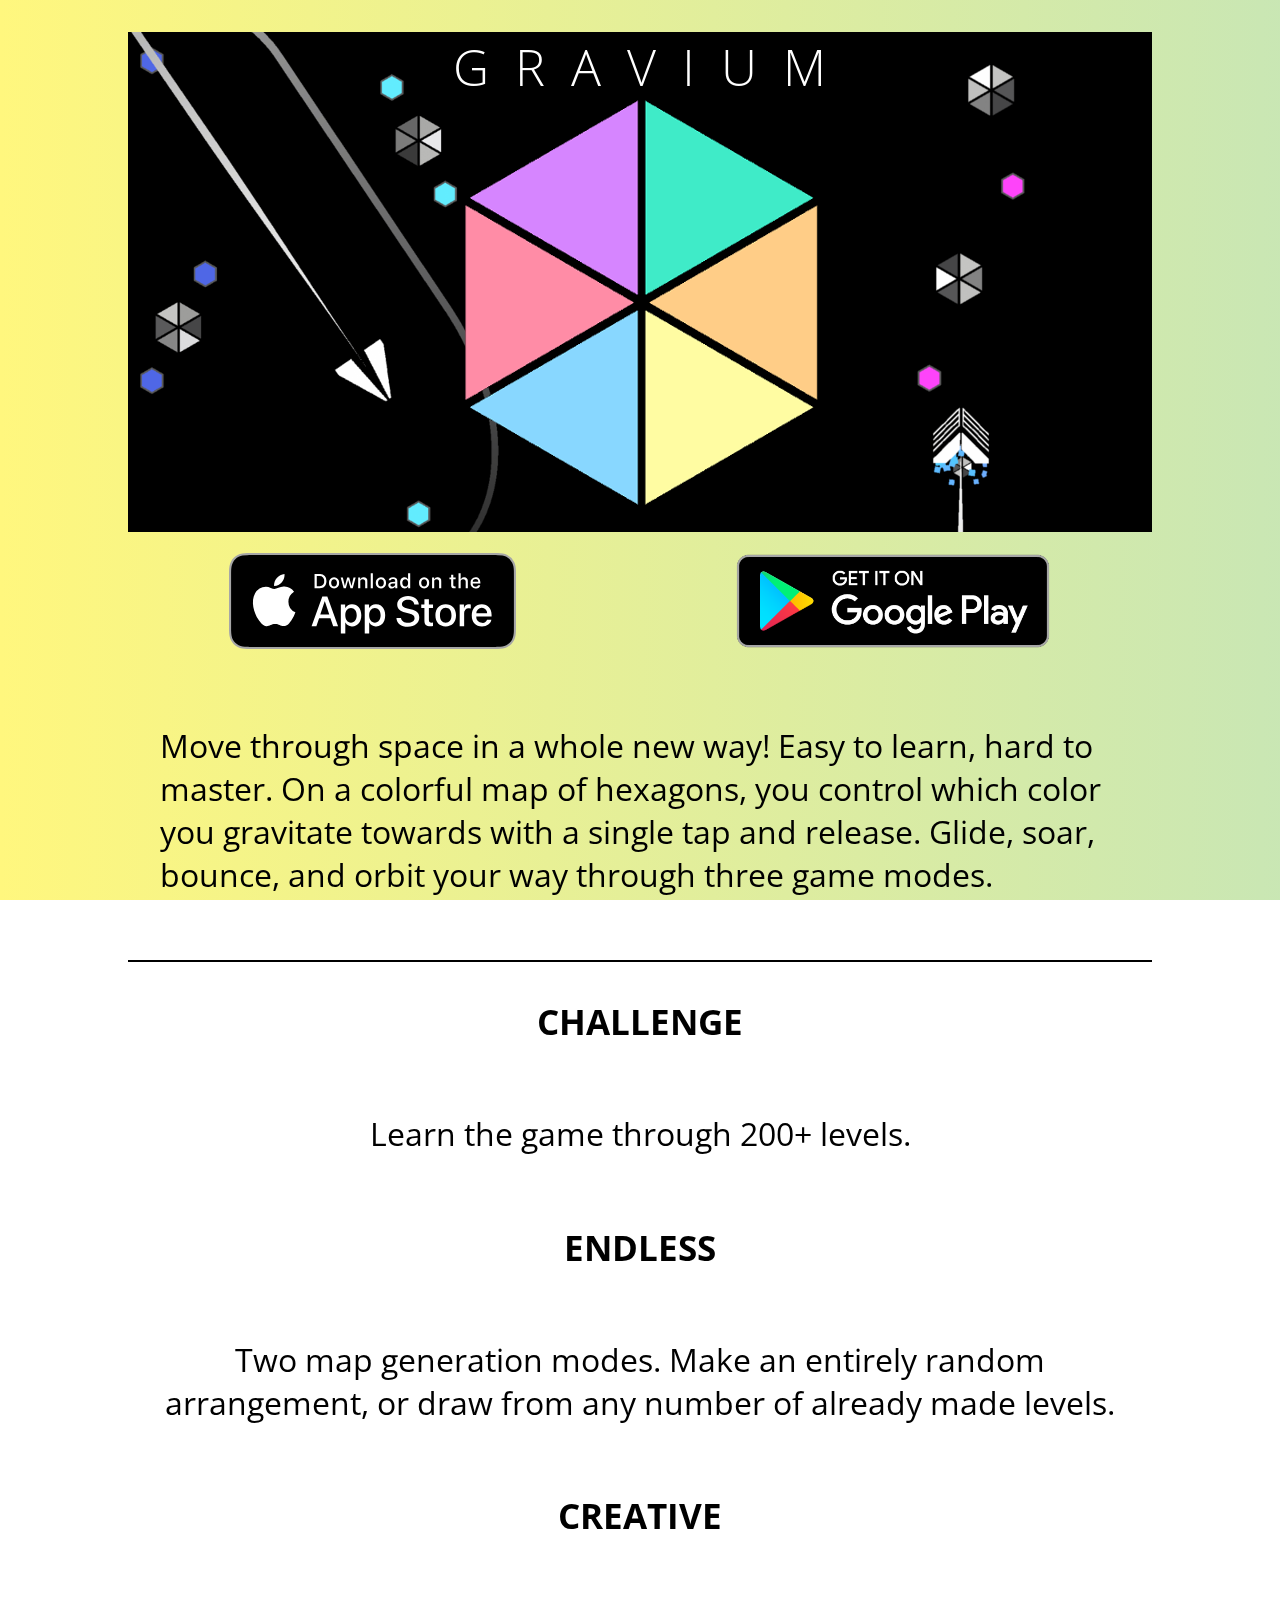
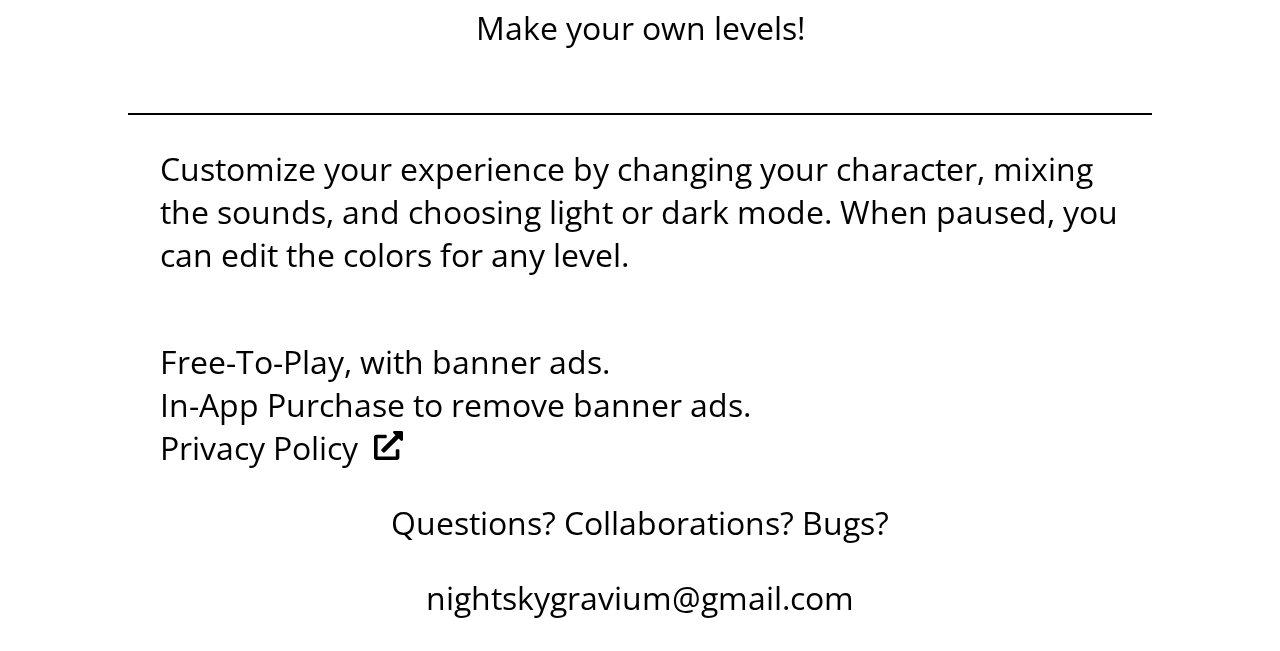
<file: index.html>
<html lang="en">
<head>
  <meta charset="utf-8">

  <title>Gravium</title>
  <meta name="" content="">
  <meta name="" content="">
  <link rel='icon' href='img/favicon-96x96.png' type='image/x-icon'/ >
  <link rel="stylesheet" href="styles.css">
  <link href="https://fonts.googleapis.com/css2?family=Open+Sans:wght@300&display=swap" rel="stylesheet">
</head>

<body>
	<div id="background"></div>

  <div id="scrollbarContainer">
      <div id="scrollbar"></div>
  </div>
	 <div id="main">
		<div id="feature"><img src="img/GraviumFeatureGraphic.png"></div>
	<div class="content">
		<div id="badges">
			<a target=”_blank” href="https://apps.apple.com/us/app/id1510169321"><img id="apple-badge" src="img/Download_on_the_App_Store_Badge_US-UK_RGB_blk_092917.svg"></a>
			<a target=”_blank” href="https://play.google.com/store/apps/details?id=com.NightSky.Attract"><img id="google-badge" src="img/google-play-badge.png"></a>
		</div>
		<p class="body-text">Move through space in a whole new way! Easy to learn, hard to master.
		On a colorful map of hexagons, you control which color you gravitate towards with a single tap and release. Glide, soar, bounce, and orbit your way through three game modes.</p>

		<hr>

		<h6>CHALLENGE</h6>
		<p class="body-text centered">Learn the game through 200+ levels.</p>

		<h6>ENDLESS</h6>
		<p class="body-text centered">Two map generation modes. Make an entirely random arrangement, or draw from any number of already made levels.</p>

		<h6>CREATIVE</h6>
		<p class="body-text centered">Make your own levels!</p>

		<hr>

		<p class="body-text">Customize your experience by changing your character, mixing the sounds, and choosing light or dark mode. When paused, you can edit the colors for any level.</p>

		<ul class="body-text">
		  <li>Free-To-Play, with banner ads.</li>
		  <li>In-App Purchase to remove banner ads.</li>
		  <li><a target="_blank" href="https://nightskygravium.github.io/privacypolicy.html">Privacy Policy<img class="external-link-icon" src="img/external-link-alt-solid.svg"></img></a></li>
		</ul>

		<p class="footer">Questions? Collaborations? Bugs? </p>
		<p class="footer">nightskygravium@gmail.com</p>

		<p class="footer"></p>
</body>
<script type="text/javascript" src="scrollbar.js"></script>
</html>
</file>
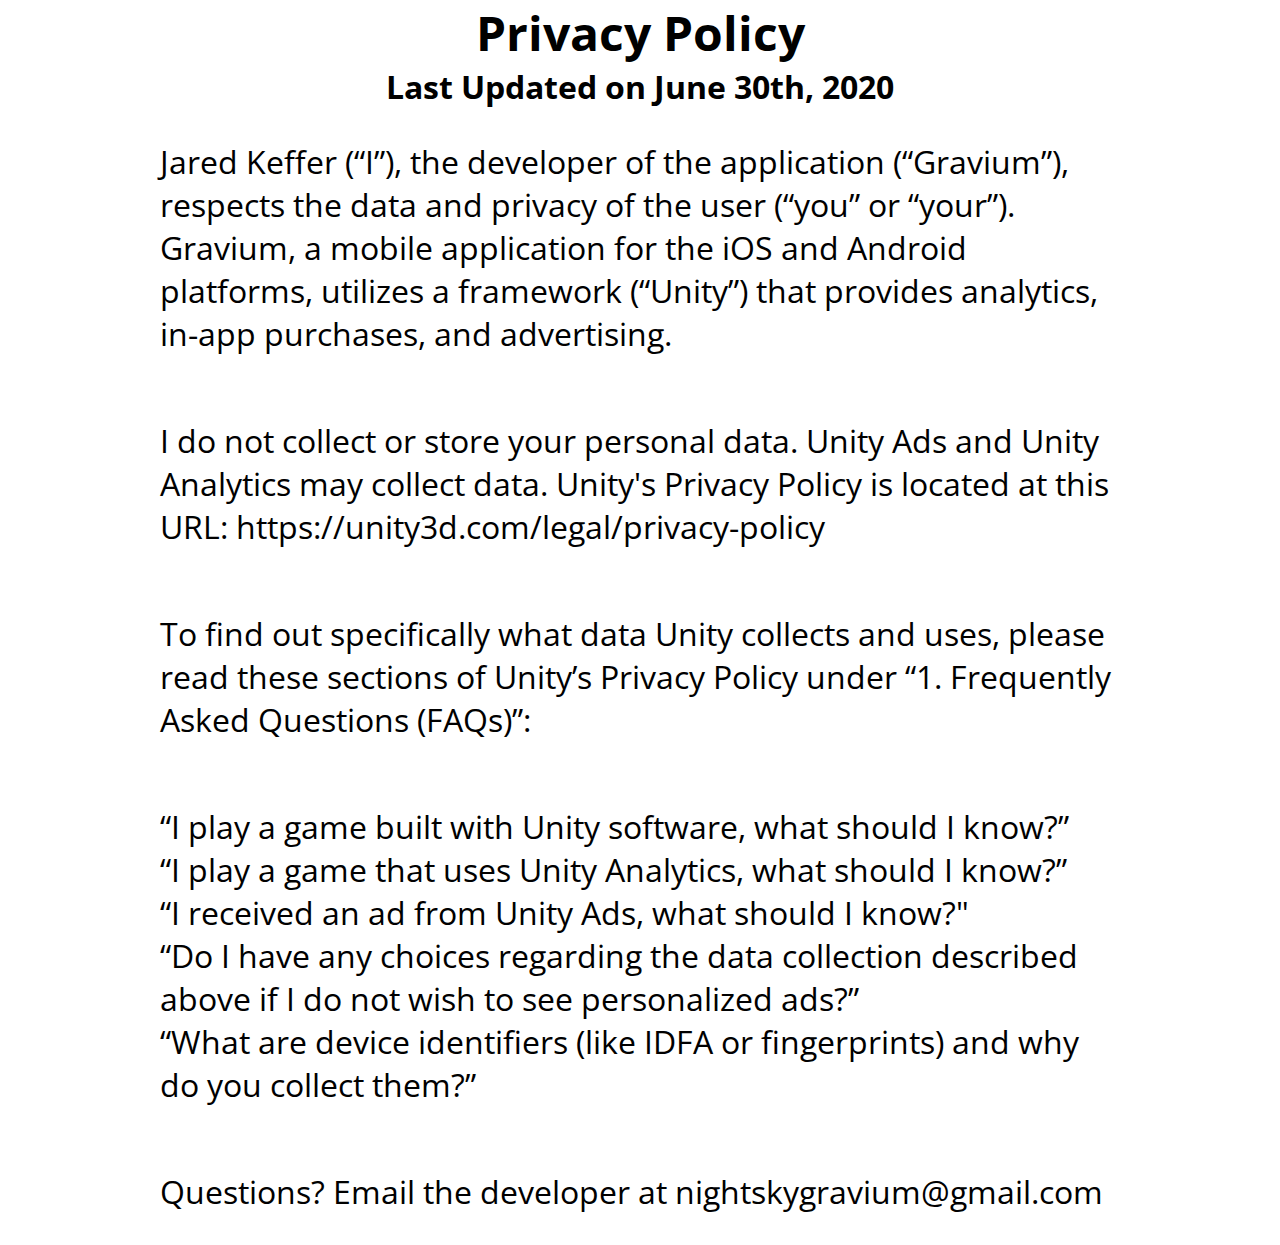
<file: privacypolicy.html>
<html lang="en">
<head>
  <meta charset="utf-8">

  <title>Privacy Policy</title>
  <meta name="" content="">
  <meta name="" content="">
  <link rel='icon' href='img/favicon-96x96.png' type='image/x-icon'/ >
  <link rel="stylesheet" href="styles.css">
  <link href="https://fonts.googleapis.com/css2?family=Open+Sans:wght@300&display=swap" rel="stylesheet">
</head>

<body>
	<div id="scrollbarContainer">
      <div id="scrollbar"></div>
  </div>
<div class="content">
  <h1>Privacy Policy</h1>
  <h2>Last Updated on June 30th, 2020</h2>
  <p class="privacy-spacing">Jared Keffer (“I”), the developer of the application (“Gravium”), respects the data and privacy of the user (“you” or “your”). Gravium, a mobile application for the iOS and Android platforms, utilizes a framework (“Unity”) that provides analytics, in-app purchases, and advertising. </p>
  <p class="privacy-spacing">I do not collect or store your personal data. Unity Ads and Unity Analytics may collect data. Unity's Privacy Policy is located at this URL: <a target="_blank" href="https://unity3d.com/legal/privacy-policy">https://unity3d.com/legal/privacy-policy</a></p>
  <p class="privacy-spacing">To find out specifically what data Unity collects and uses, please read these sections of Unity’s Privacy Policy under “1. Frequently Asked Questions (FAQs)”:</p>
  <ul class="privacy-spacing">
    <li>“I play a game built with Unity software, what should I know?”</li>
    <li>“I play a game that uses Unity Analytics, what should I know?”</li>
    <li>“I received an ad from Unity Ads, what should I know?"</li>
    <li>“Do I have any choices regarding the data collection described above if I do not wish to see personalized ads?”</li>
    <li>“What are device identifiers (like IDFA or fingerprints) and why do you collect them?”</li>
  </ul>
  <p class="privacy-spacing">Questions? Email the developer at nightskygravium@gmail.com</p>
</div>
</body>
<script type="text/javascript" src="scrollbar.js"></script>
</html>
</file>
<file: styles.css>
* {
  margin: 0;
  padding: 0;
  scroll-behavior: smooth;
}

:root {
    --scrollbar-pos: 0; 
}
::-webkit-scrollbar { 
    display: none; 
}

#background {
  height: 100%;
  width: 100%;
  position: fixed;
  z-index: -1000;
  background: linear-gradient(270deg, #f2b859, #59f2c4, #dc7eff, #ff7e7e, #7ed0ff, #fff77e);
    background-size: 1200% 1200%;

    -webkit-animation: BackgroundScroll 50s ease infinite;
    -moz-animation: BackgroundScroll 50s ease infinite;
    animation: BackgroundScroll 50s ease infinite;
}

@-webkit-keyframes BackgroundScroll {
    0%{background-position:0% 50%}
    50%{background-position:100% 50%}
    100%{background-position:0% 50%}
}
@-moz-keyframes BackgroundScroll {
    0%{background-position:0% 50%}
    50%{background-position:100% 50%}
    100%{background-position:0% 50%}
}
@keyframes BackgroundScroll {
    0%{background-position:0% 50%}
    50%{background-position:100% 50%}
    100%{background-position:0% 50%}
}

body {
  /*text-align: center;*/
}

#scrollbarContainer {
    position: fixed;
    width: 100%;
    height: 10px;
    bottom: 0;
    left: 0;
    z-index: 1000;
}
#scrollbar {
    position: absolute;
    width: 10px;
    height: 1.8em;
    /*background: rgb(131,58,180);
    background: -moz-linear-gradient(90deg, rgba(131,58,180,1) 0%, rgba(253,29,29,1) 50%, rgba(252,188,69,1) 100%);
    background: -webkit-linear-gradient(90deg, rgba(131,58,180,1) 0%, rgba(253,29,29,1) 50%, rgba(252,188,69,1) 100%);
    background: linear-gradient(90deg, rgba(131,58,180,1) 0%, rgba(253,29,29,1) 50%, rgba(252,188,69,1) 100%);
    filter: progid:DXImageTransform.Microsoft.gradient(startColorstr="#833ab4",endColorstr="#fcbc45",GradientType=1);*/
    background: linear-gradient(270deg, #f2b859, #59f2c4, #dc7eff, #ff7e7e, #7ed0ff, #fff77e);
    background-size: 1200% 1200%;

    -webkit-animation: BackgroundScroll 10s ease infinite;
    -moz-animation: BackgroundScroll 10s ease infinite;
    animation: BackgroundScroll 10s ease infinite;
    left: 0px;
}

#main {
  width: 100%;
}

#feature {
  margin: auto;
  width: 100%;
  text-align: center; 
}

#feature img {
  width: 1024px;
  margin-top: 2em; 
}

#badges {
  height: 10em;
}

#google-badge {
  height: 8.65em;
  margin-right: 5em;
  float: right;
}

#apple-badge {
  height: 6em;
  padding: 1.3em;
  margin-left: 5em;
  float: left;
}

.content {
  width: 1024px;
  margin: auto; 
}

.centered {
  text-align: center;
}

.body-text {
  padding: 1em;
}

.footer {
  text-align: center;
  margin-bottom: 1em;  
  width: 100%;
}

.external-link-icon {
  padding-left: 0.5em;
  height: 0.9em !important;
}

.privacy-spacing {
  padding: 1em;
}

h1 {
  font-family: "Open Sans";
  font-size: 3rem;
  text-align: center;	
}

h2 {
  font-family: "Open Sans";
  font-size: 2rem;
  text-align: center;
}

h6 {
  font-family: "Open Sans";
  font-size: 2.2rem;
  padding: 1em;
  text-align: center;
}

p {
  font-family: "Open Sans";
  font-size: 2rem;
  color: black;
}

a {
  text-decoration: none;
  color: black;
}

hr {
  border: 1px solid black;
  margin-top: 2rem;
}

ul {
  list-style: none;
  font-size: 2rem;
  font-family: "Open Sans";
}

li p {
  display: inline-block;
}
</file>
